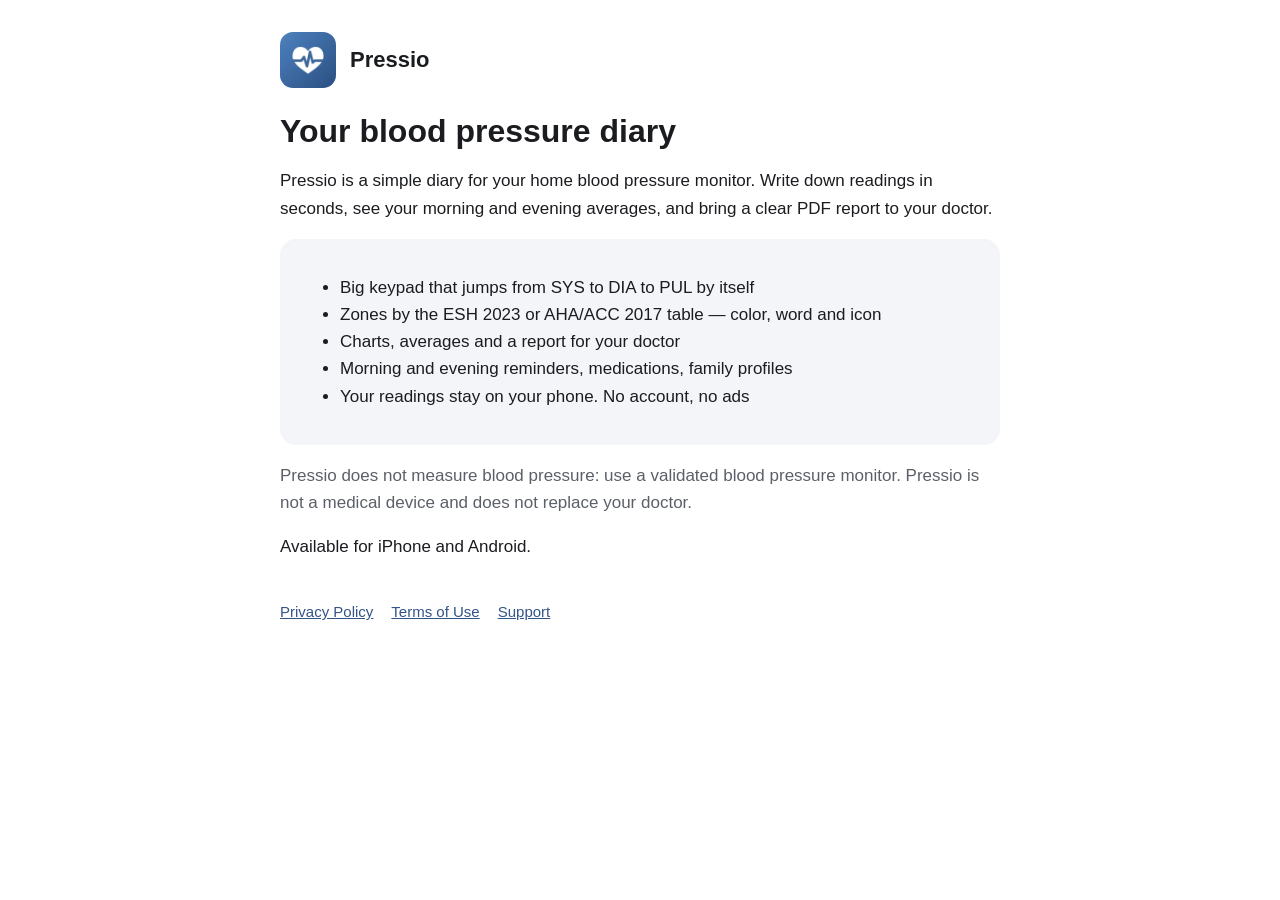
<file: index.html>
<!doctype html>
<html lang="en">
<head>
<meta charset="utf-8">
<meta name="viewport" content="width=device-width, initial-scale=1">
<title>Pressio — Blood Pressure Diary</title>
<meta name="description" content="Pressio is a simple blood pressure diary for your home monitor: quick entry, clear zones, charts and a PDF report for your doctor. No account, no ads.">
<link rel="icon" href="icon.png">
<link rel="stylesheet" href="style.css">
</head>
<body>
<main>
<header><img src="icon.png" alt=""><a href="./">Pressio</a></header>
<h1>Your blood pressure diary</h1>
<p>Pressio is a simple diary for your home blood pressure monitor. Write down readings in seconds, see your morning and evening averages, and bring a clear PDF report to your doctor.</p>
<div class="card">
<ul>
<li>Big keypad that jumps from SYS to DIA to PUL by itself</li>
<li>Zones by the ESH 2023 or AHA/ACC 2017 table — color, word and icon</li>
<li>Charts, averages and a report for your doctor</li>
<li>Morning and evening reminders, medications, family profiles</li>
<li>Your readings stay on your phone. No account, no ads</li>
</ul>
</div>
<p class="muted">Pressio does not measure blood pressure: use a validated blood pressure monitor. Pressio is not a medical device and does not replace your doctor.</p>
<p>Available for iPhone and Android.</p>
<nav><a href="privacy.html">Privacy Policy</a><a href="terms.html">Terms of Use</a><a href="support.html">Support</a></nav>
</main>
</body>
</html>
</file>
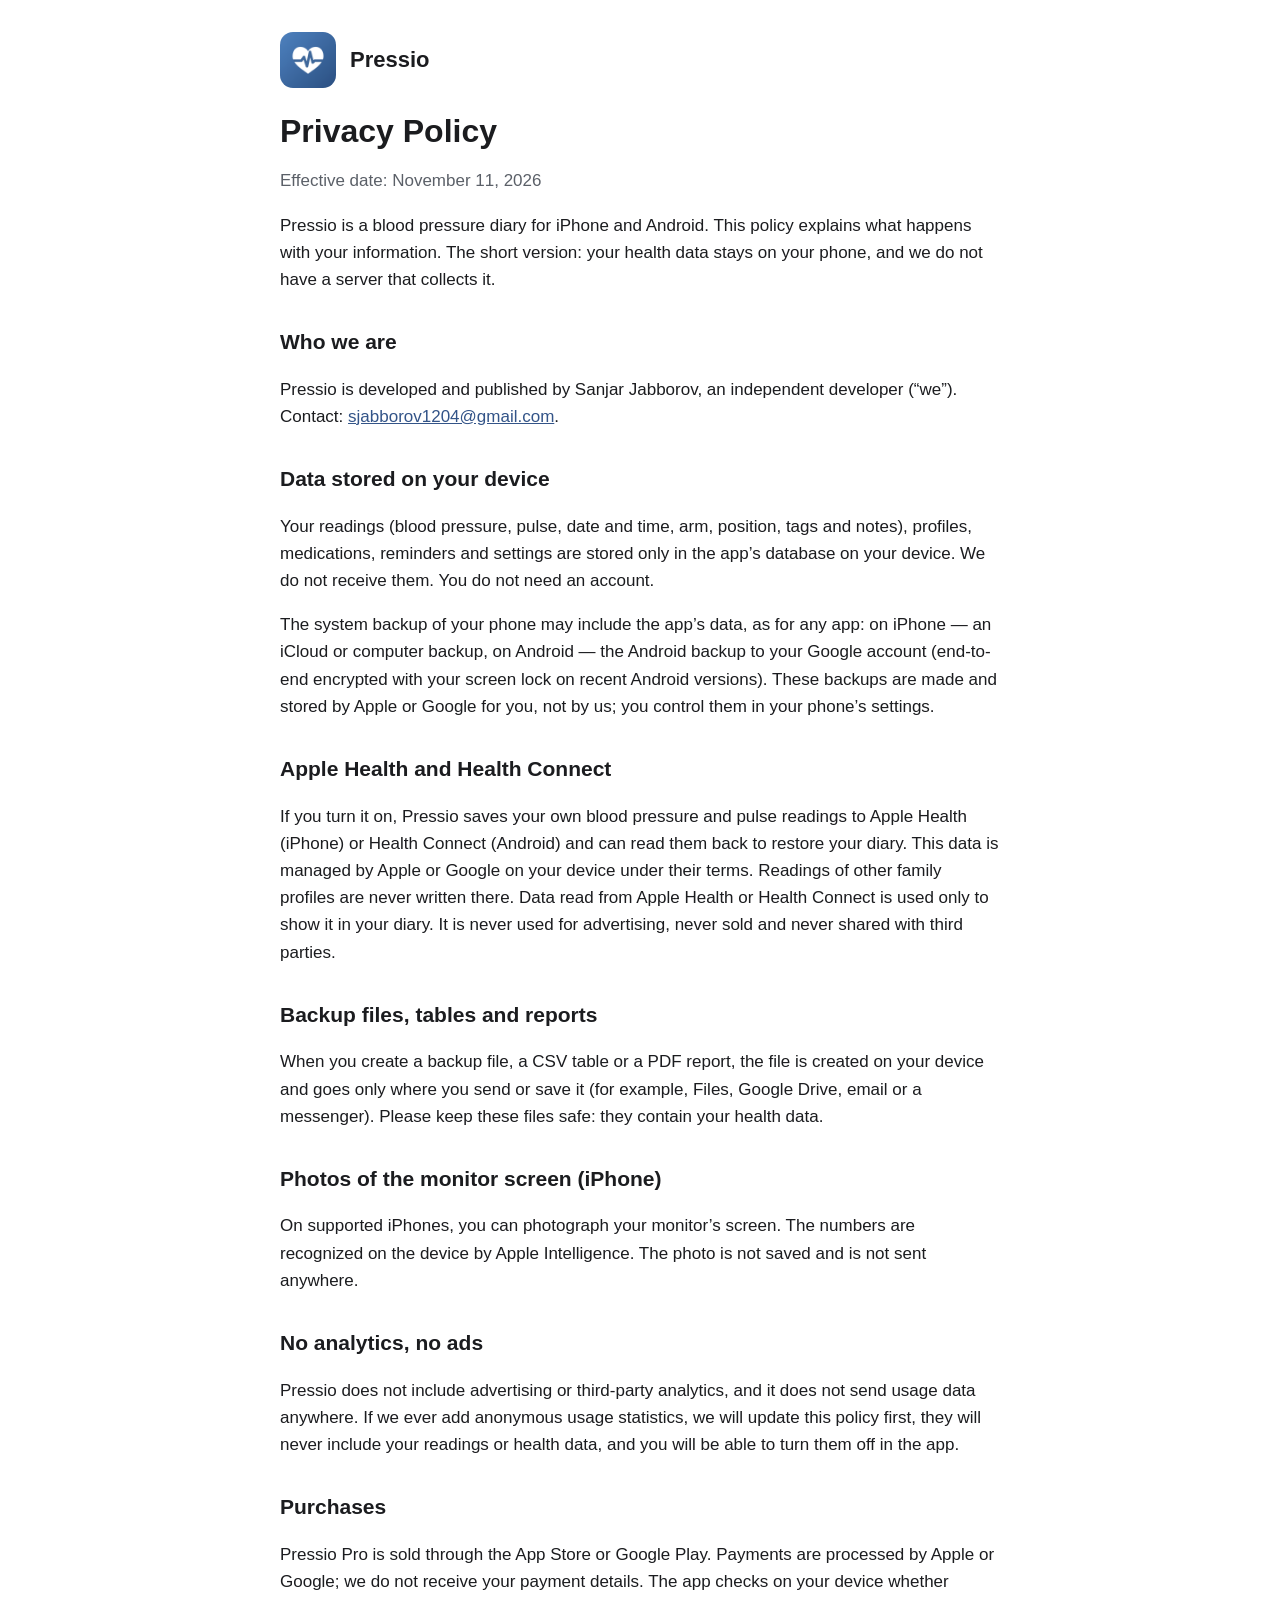
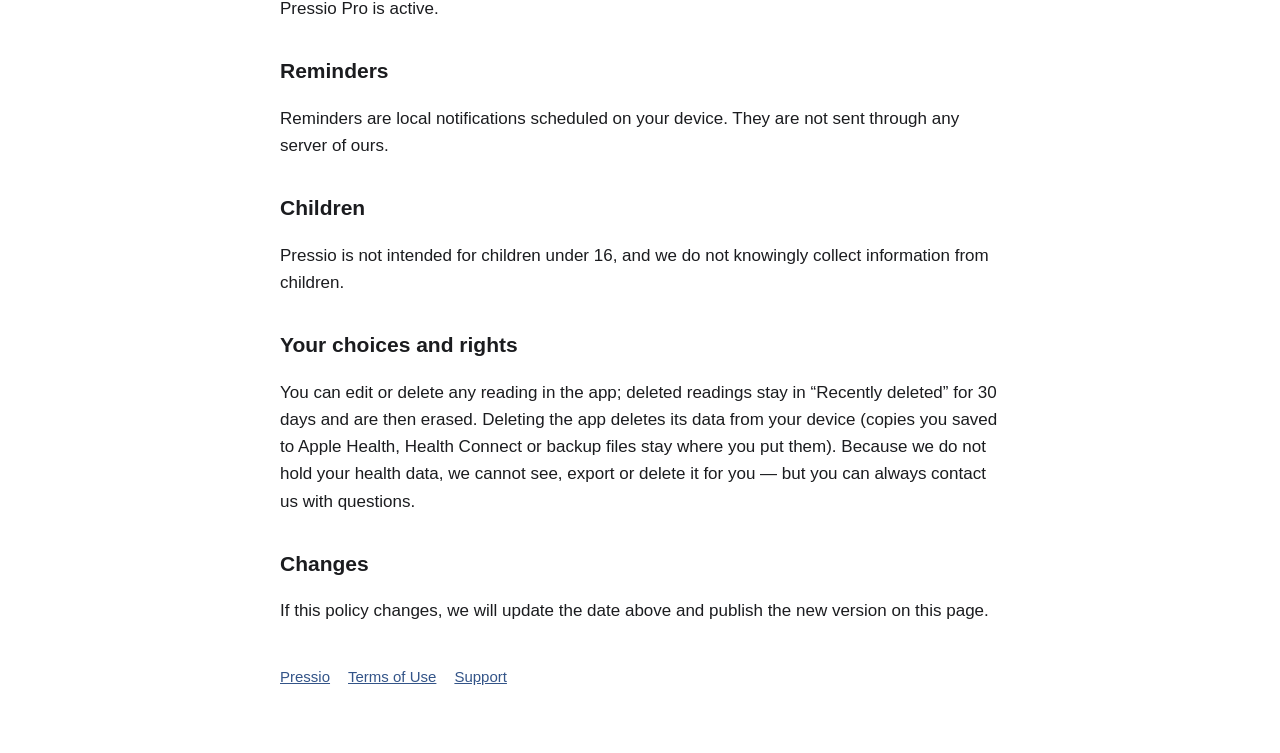
<file: privacy.html>
<!doctype html>
<html lang="en">
<head>
<meta charset="utf-8">
<meta name="viewport" content="width=device-width, initial-scale=1">
<title>Pressio — Privacy Policy</title>
<link rel="icon" href="icon.png">
<link rel="stylesheet" href="style.css">
</head>
<body>
<main>
<header><img src="icon.png" alt=""><a href="./">Pressio</a></header>
<h1>Privacy Policy</h1>
<p class="muted">Effective date: November 11, 2026</p>

<p>Pressio is a blood pressure diary for iPhone and Android. This policy explains what happens with your information. The short version: your health data stays on your phone, and we do not have a server that collects it.</p>

<h2>Who we are</h2>
<p>Pressio is developed and published by Sanjar Jabborov, an independent developer (“we”). Contact: <a href="mailto:sjabborov1204@gmail.com">sjabborov1204@gmail.com</a>.</p>

<h2>Data stored on your device</h2>
<p>Your readings (blood pressure, pulse, date and time, arm, position, tags and notes), profiles, medications, reminders and settings are stored only in the app’s database on your device. We do not receive them. You do not need an account.</p>
<p>The system backup of your phone may include the app’s data, as for any app: on iPhone — an iCloud or computer backup, on Android — the Android backup to your Google account (end-to-end encrypted with your screen lock on recent Android versions). These backups are made and stored by Apple or Google for you, not by us; you control them in your phone’s settings.</p>

<h2>Apple Health and Health Connect</h2>
<p>If you turn it on, Pressio saves your own blood pressure and pulse readings to Apple Health (iPhone) or Health Connect (Android) and can read them back to restore your diary. This data is managed by Apple or Google on your device under their terms. Readings of other family profiles are never written there. Data read from Apple Health or Health Connect is used only to show it in your diary. It is never used for advertising, never sold and never shared with third parties.</p>

<h2>Backup files, tables and reports</h2>
<p>When you create a backup file, a CSV table or a PDF report, the file is created on your device and goes only where you send or save it (for example, Files, Google Drive, email or a messenger). Please keep these files safe: they contain your health data.</p>

<h2>Photos of the monitor screen (iPhone)</h2>
<p>On supported iPhones, you can photograph your monitor’s screen. The numbers are recognized on the device by Apple Intelligence. The photo is not saved and is not sent anywhere.</p>

<h2>No analytics, no ads</h2>
<p>Pressio does not include advertising or third-party analytics, and it does not send usage data anywhere. If we ever add anonymous usage statistics, we will update this policy first, they will never include your readings or health data, and you will be able to turn them off in the app.</p>

<h2>Purchases</h2>
<p>Pressio Pro is sold through the App Store or Google Play. Payments are processed by Apple or Google; we do not receive your payment details. The app checks on your device whether Pressio Pro is active.</p>

<h2>Reminders</h2>
<p>Reminders are local notifications scheduled on your device. They are not sent through any server of ours.</p>

<h2>Children</h2>
<p>Pressio is not intended for children under 16, and we do not knowingly collect information from children.</p>

<h2>Your choices and rights</h2>
<p>You can edit or delete any reading in the app; deleted readings stay in “Recently deleted” for 30 days and are then erased. Deleting the app deletes its data from your device (copies you saved to Apple Health, Health Connect or backup files stay where you put them). Because we do not hold your health data, we cannot see, export or delete it for you — but you can always contact us with questions.</p>

<h2>Changes</h2>
<p>If this policy changes, we will update the date above and publish the new version on this page.</p>

<nav><a href="./">Pressio</a><a href="terms.html">Terms of Use</a><a href="support.html">Support</a></nav>
</main>
</body>
</html>
</file>
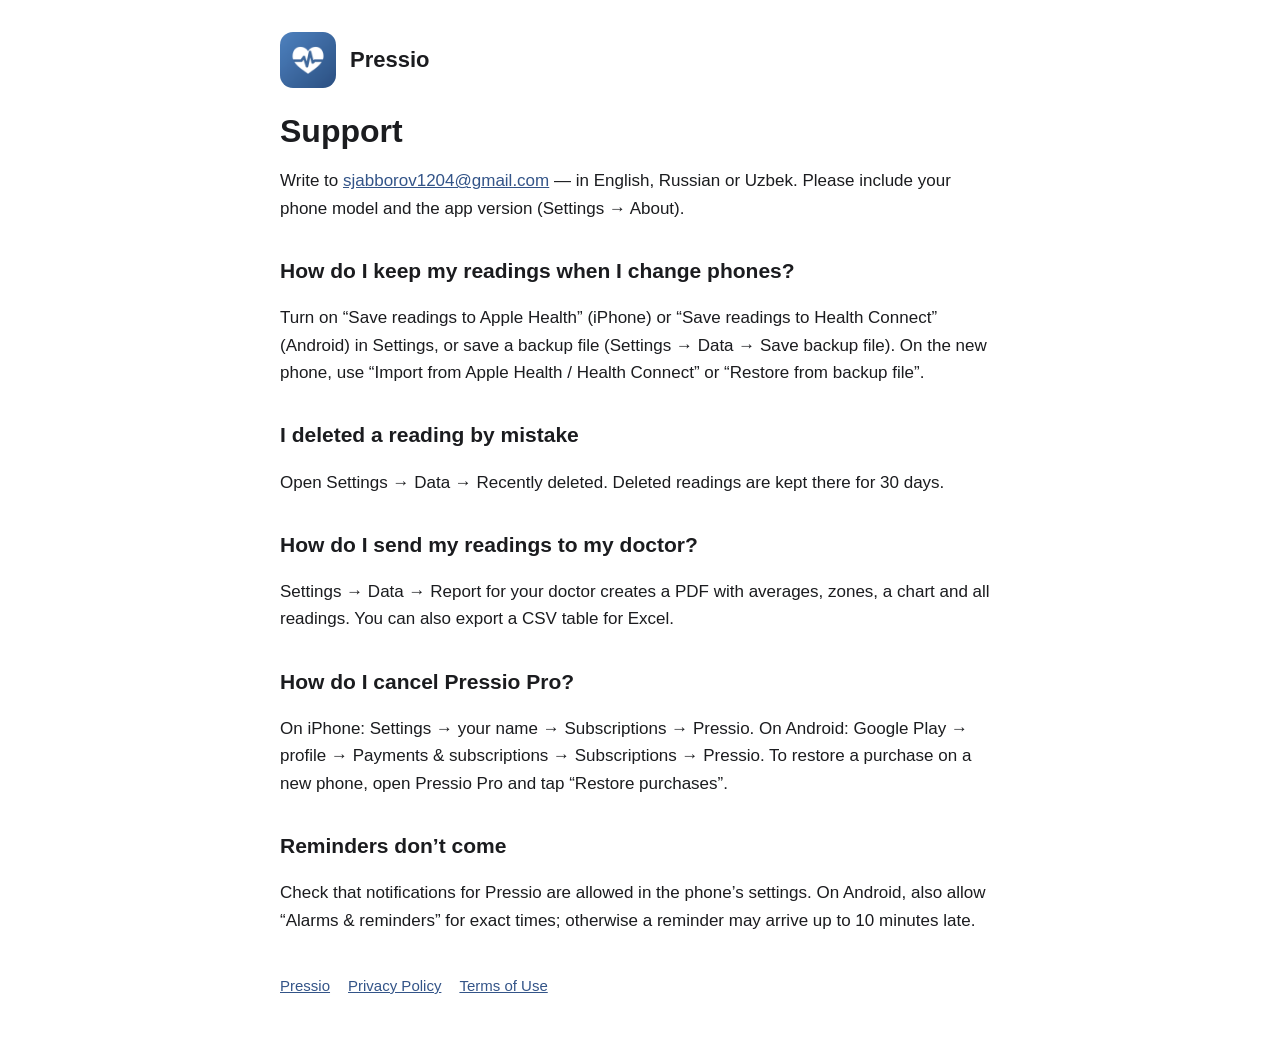
<file: support.html>
<!doctype html>
<html lang="en">
<head>
<meta charset="utf-8">
<meta name="viewport" content="width=device-width, initial-scale=1">
<title>Pressio — Support</title>
<link rel="icon" href="icon.png">
<link rel="stylesheet" href="style.css">
</head>
<body>
<main>
<header><img src="icon.png" alt=""><a href="./">Pressio</a></header>
<h1>Support</h1>
<p>Write to <a href="mailto:sjabborov1204@gmail.com">sjabborov1204@gmail.com</a> — in English, Russian or Uzbek. Please include your phone model and the app version (Settings → About).</p>

<h2>How do I keep my readings when I change phones?</h2>
<p>Turn on “Save readings to Apple Health” (iPhone) or “Save readings to Health Connect” (Android) in Settings, or save a backup file (Settings → Data → Save backup file). On the new phone, use “Import from Apple Health / Health Connect” or “Restore from backup file”.</p>

<h2>I deleted a reading by mistake</h2>
<p>Open Settings → Data → Recently deleted. Deleted readings are kept there for 30 days.</p>

<h2>How do I send my readings to my doctor?</h2>
<p>Settings → Data → Report for your doctor creates a PDF with averages, zones, a chart and all readings. You can also export a CSV table for Excel.</p>

<h2>How do I cancel Pressio Pro?</h2>
<p>On iPhone: Settings → your name → Subscriptions → Pressio. On Android: Google Play → profile → Payments &amp; subscriptions → Subscriptions → Pressio. To restore a purchase on a new phone, open Pressio Pro and tap “Restore purchases”.</p>

<h2>Reminders don’t come</h2>
<p>Check that notifications for Pressio are allowed in the phone’s settings. On Android, also allow “Alarms &amp; reminders” for exact times; otherwise a reminder may arrive up to 10 minutes late.</p>

<nav><a href="./">Pressio</a><a href="privacy.html">Privacy Policy</a><a href="terms.html">Terms of Use</a></nav>
</main>
</body>
</html>
</file>
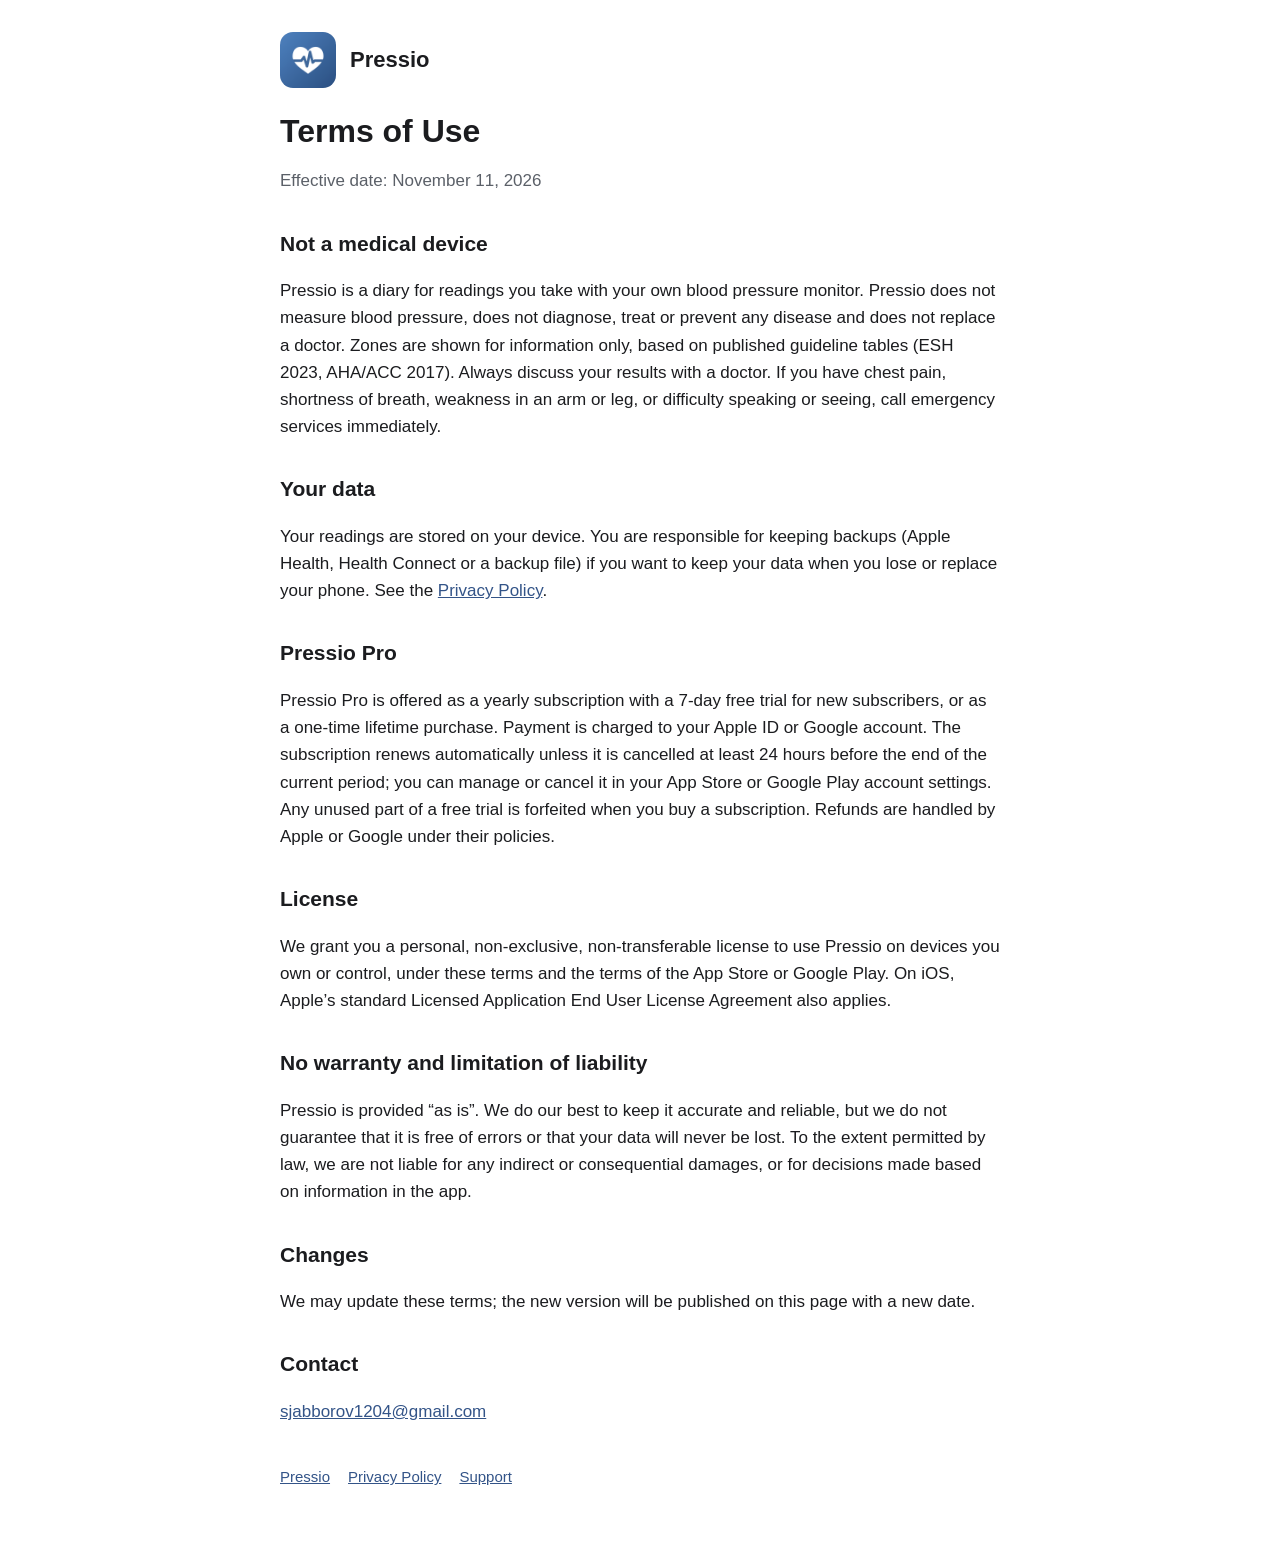
<file: terms.html>
<!doctype html>
<html lang="en">
<head>
<meta charset="utf-8">
<meta name="viewport" content="width=device-width, initial-scale=1">
<title>Pressio — Terms of Use</title>
<link rel="icon" href="icon.png">
<link rel="stylesheet" href="style.css">
</head>
<body>
<main>
<header><img src="icon.png" alt=""><a href="./">Pressio</a></header>
<h1>Terms of Use</h1>
<p class="muted">Effective date: November 11, 2026</p>

<h2>Not a medical device</h2>
<p>Pressio is a diary for readings you take with your own blood pressure monitor. Pressio does not measure blood pressure, does not diagnose, treat or prevent any disease and does not replace a doctor. Zones are shown for information only, based on published guideline tables (ESH 2023, AHA/ACC 2017). Always discuss your results with a doctor. If you have chest pain, shortness of breath, weakness in an arm or leg, or difficulty speaking or seeing, call emergency services immediately.</p>

<h2>Your data</h2>
<p>Your readings are stored on your device. You are responsible for keeping backups (Apple Health, Health Connect or a backup file) if you want to keep your data when you lose or replace your phone. See the <a href="privacy.html">Privacy Policy</a>.</p>

<h2>Pressio Pro</h2>
<p>Pressio Pro is offered as a yearly subscription with a 7-day free trial for new subscribers, or as a one-time lifetime purchase. Payment is charged to your Apple ID or Google account. The subscription renews automatically unless it is cancelled at least 24 hours before the end of the current period; you can manage or cancel it in your App Store or Google Play account settings. Any unused part of a free trial is forfeited when you buy a subscription. Refunds are handled by Apple or Google under their policies.</p>

<h2>License</h2>
<p>We grant you a personal, non-exclusive, non-transferable license to use Pressio on devices you own or control, under these terms and the terms of the App Store or Google Play. On iOS, Apple’s standard Licensed Application End User License Agreement also applies.</p>

<h2>No warranty and limitation of liability</h2>
<p>Pressio is provided “as is”. We do our best to keep it accurate and reliable, but we do not guarantee that it is free of errors or that your data will never be lost. To the extent permitted by law, we are not liable for any indirect or consequential damages, or for decisions made based on information in the app.</p>

<h2>Changes</h2>
<p>We may update these terms; the new version will be published on this page with a new date.</p>

<h2>Contact</h2>
<p><a href="mailto:sjabborov1204@gmail.com">sjabborov1204@gmail.com</a></p>

<nav><a href="./">Pressio</a><a href="privacy.html">Privacy Policy</a><a href="support.html">Support</a></nav>
</main>
</body>
</html>
</file>
<file: style.css>
:root { --ink: #1b1c1f; --muted: #5b6068; --accent: #335488; --bg: #ffffff; --card: #f3f5f9; }
@media (prefers-color-scheme: dark) { :root { --ink: #eceef2; --muted: #a6acb6; --accent: #8fb0e6; --bg: #121417; --card: #1d2026; } }
* { box-sizing: border-box; }
body { margin: 0; font: 17px/1.6 -apple-system, BlinkMacSystemFont, "Segoe UI", Roboto, sans-serif; color: var(--ink); background: var(--bg); }
main { max-width: 760px; margin: 0 auto; padding: 32px 20px 64px; }
header { display: flex; align-items: center; gap: 14px; margin-bottom: 24px; }
header img { width: 56px; height: 56px; border-radius: 13px; }
header a { color: inherit; text-decoration: none; font-weight: 700; font-size: 22px; }
h1 { font-size: 32px; line-height: 1.2; margin: 8px 0 16px; }
h2 { font-size: 21px; margin: 32px 0 8px; }
p, li { color: var(--ink); }
.muted { color: var(--muted); }
a { color: var(--accent); }
.card { background: var(--card); border-radius: 16px; padding: 18px 20px; margin: 16px 0; }
nav { margin-top: 40px; display: flex; flex-wrap: wrap; gap: 18px; font-size: 15px; }
</file>
